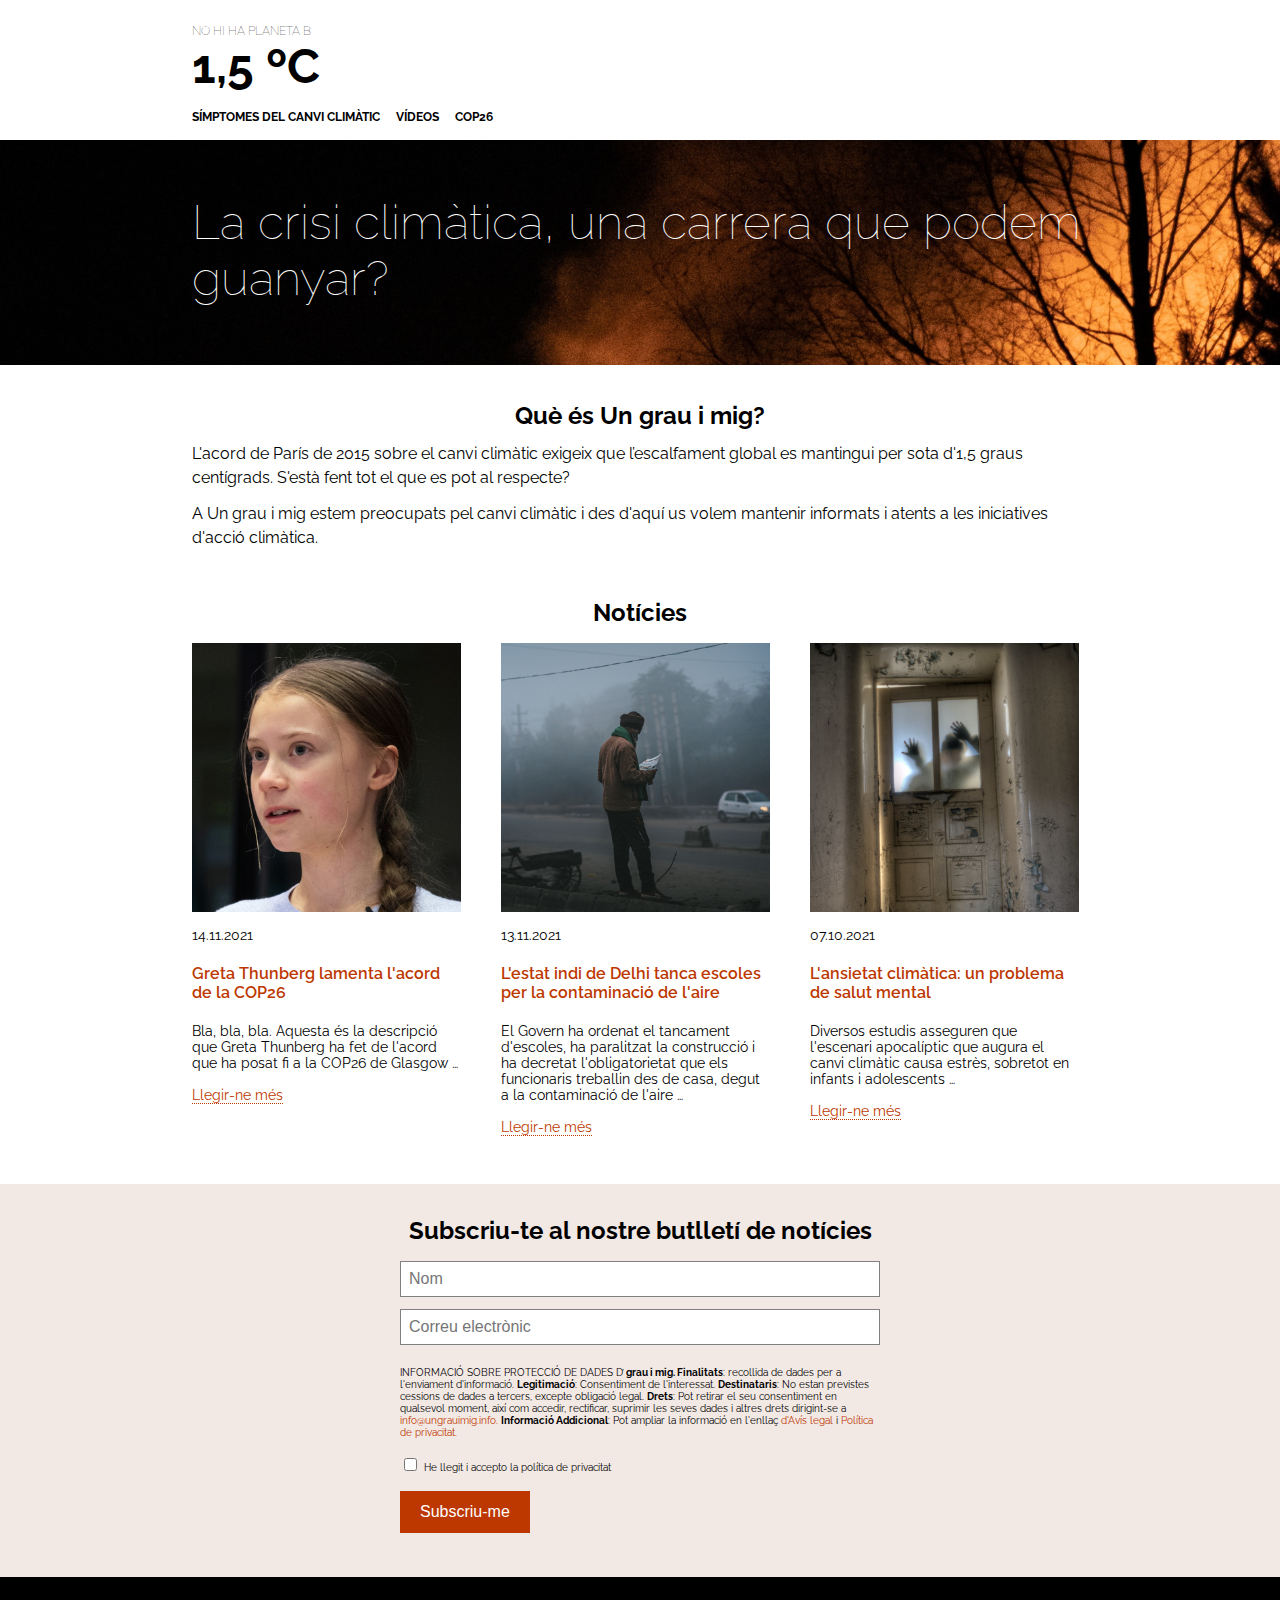
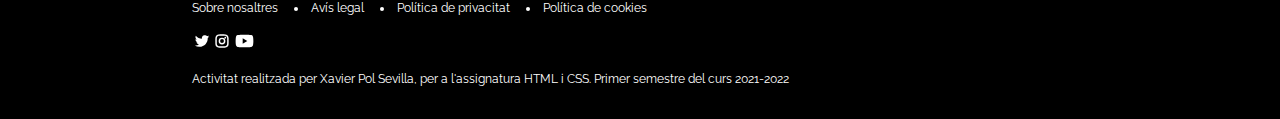
<file: index.html>
<!DOCTYPE HTML>

<html lang="ca">

<head>
    <meta charset="utf-8" />
    <title>Un grau i mig - Home</title>
    <link rel="stylesheet" type="text/css" href="assets/css/estils.css">
</head>

<body>

    <header id="cabecera">
        <div id="logo-header">
            <h3>NO HI HA PLANETA B</h3>
            <h1><a href="./index.html">1,5 ºC</a></h1>
        </div>
        <nav>
            <ul id="lista-menu">
                <li><a href="simptomes.html">Símptomes del canvi climàtic</a></li>
                <li><a href="videos.html">Vídeos</a></li>
                <li><a href="cop26.html">COP26</a></li>
            </ul>
        </nav>
    </header>

    <main>
        <section id="que-es">
            <div id="heroe-block">
                <img id="que-es-heroe" src="assets/images/bg-hero-home.jpg" alt="bosc en flames">
                <h2 id="que-es-heroe-title">
                    La crisi climàtica, una carrera que podem guanyar?
                </h2>
            </div>

            <h3>
                Què és Un grau i mig?
            </h3>

            <p>
                L'acord de París de 2015 sobre el canvi climàtic exigeix que l’escalfament global es mantingui per sota
                d'1,5 graus centígrads. S'està fent tot el que es pot al respecte?
            </p>

            <p>
                A Un grau i mig estem preocupats pel canvi climàtic i des d'aquí us volem mantenir informats i atents a
                les iniciatives d'acció climàtica.
            </p>

        </section>

        <section id="noticies">
            <h3>Notícies</h3>
            <div id="news-block">
                <article id="noticia-1">
                    <figure>
                        <img src="assets/images/n-greta-thunberg.jpg" alt="Greta Thunberg">
                        <figcaption>14.11.2021</figcaption>
                    </figure>
                    <h4><a href="" class="news-title">Greta Thunberg lamenta l'acord de la COP26</a></h4>
                    <p>Bla, bla, bla. Aquesta és la descripció que Greta Thunberg ha fet de l'acord que ha posat fi a la
                        COP26 de Glasgow …</p>
                    <a href="" class="read-more">Llegir-ne més</a>
                </article>

                <article id="noticia-2">
                    <figure>
                        <img src="assets/images/n-delhi.jpg" alt="Home a Nova delhi">
                        <figcaption>13.11.2021</figcaption>
                    </figure>
                    <h4><a href="" class="news-title">L'estat indi de Delhi tanca escoles per la contaminació de
                            l'aire</a>
                    </h4>
                    <p>El Govern ha ordenat el tancament d'escoles, ha paralitzat la construcció i ha decretat
                        l'obligatorietat que els funcionaris treballin des de casa, degut a la contaminació de l'aire …
                    </p>
                    <a href="" class="read-more">Llegir-ne més</a>
                </article>

                <article id="noticia-3">
                    <figure>
                        <img src="assets/images/n-estres.jpg"
                            alt="Porta desgastada amb vidre semitrasnparent sobre el que es projecte una silueta">
                        <figcaption>07.10.2021</figcaption>
                    </figure>
                    <h4><a href="" class="news-title">L'ansietat climàtica: un problema de salut mental</a></h4>
                    <p>Diversos estudis asseguren que l'escenari apocalíptic que augura el canvi climàtic causa estrès,
                        sobretot en infants i adolescents …</p>
                    <a href="" class="read-more">Llegir-ne més</a>
                </article>
            </div>
        </section>

        <section id="subscripcio">
            <h3>Subscriu-te al nostre butlletí de notícies</h3>
            <form action="/subscripcio.php" method="post">
                <div class="form-input">
                    <input type="text" id="name" name="name" class="input-text" placeholder="Nom" required
                        pattern="^[a-zA-Z][a-zA-Z-']{1,64}$">
                </div>
                <div class="form-input">
                    <input type="email" id="email" name="email" class="input-text" placeholder="Correu electrònic"
                        required>
                </div>
                <div>
                    <p class="form-info">
                        INFORMACIÓ SOBRE PROTECCIÓ DE DADES D’<span class="bold"> grau i mig.
                            Finalitats</span>: recollida de dades per a l'enviament d'informació. <span
                            class="bold">Legitimació</span>: Consentiment de
                        l'interessat. <span class="bold">Destinataris</span>: No estan previstes cessions de dades a
                        tercers, excepte obligació
                        legal. <span class="bold">Drets</span>: Pot retirar el seu consentiment en qualsevol moment,
                        així com accedir, rectificar,
                        suprimir les seves dades i altres drets dirigint-se a <a class="text-link"
                            href="mailto:info@ungrauimig.info?subject=Subscripcio">info@ungrauimig.info.</a> <span
                            class="bold">Informació
                            Addicional</span>: Pot ampliar la informació en l'enllaç <a class="text-link" href="">d'Avís
                            legal</a> i <a class="text-link" href="">Política de
                            privacitat.</a>
                    </p>
                    <div id="optin-block">
                        <input type="checkbox" id="optin" name="optin">
                        <label for="optin" class="optin">He llegit i accepto la política de privacitat</label>
                    </div>
                </div>
                <button type="submit">
                    Subscriu-me
                </button>
            </form>
        </section>
    </main>



    <footer>
        <ul id="footer-list">
            <li><a href="">Sobre nosaltres</a></li>
            <li><a href="">Avís legal</a></li>
            <li><a href="">Política de privacitat</a></li>
            <li><a href="">Política de cookies</a></li>
        </ul>
        <ul id="rrss-list">
            <li><a href=""><img id="logo-twitter" src="assets/images/twitter.svg" alt="Logotip twitter"></a></li>
            <li><a href=""><img id="logo-instagram" src="assets/images/instagram.svg" alt="Logotip instagram"></a></li>
            <li><a href=""><img id="logo-youtube" src="assets/images/youtube.svg" alt="Logotip youtube"></a></li>
        </ul>
        <p>Activitat realitzada per Xavier Pol Sevilla, per a l'assignatura HTML
            i CSS. Primer semestre del curs 2021-2022</p>
    </footer>

</body>

</html>
</file>
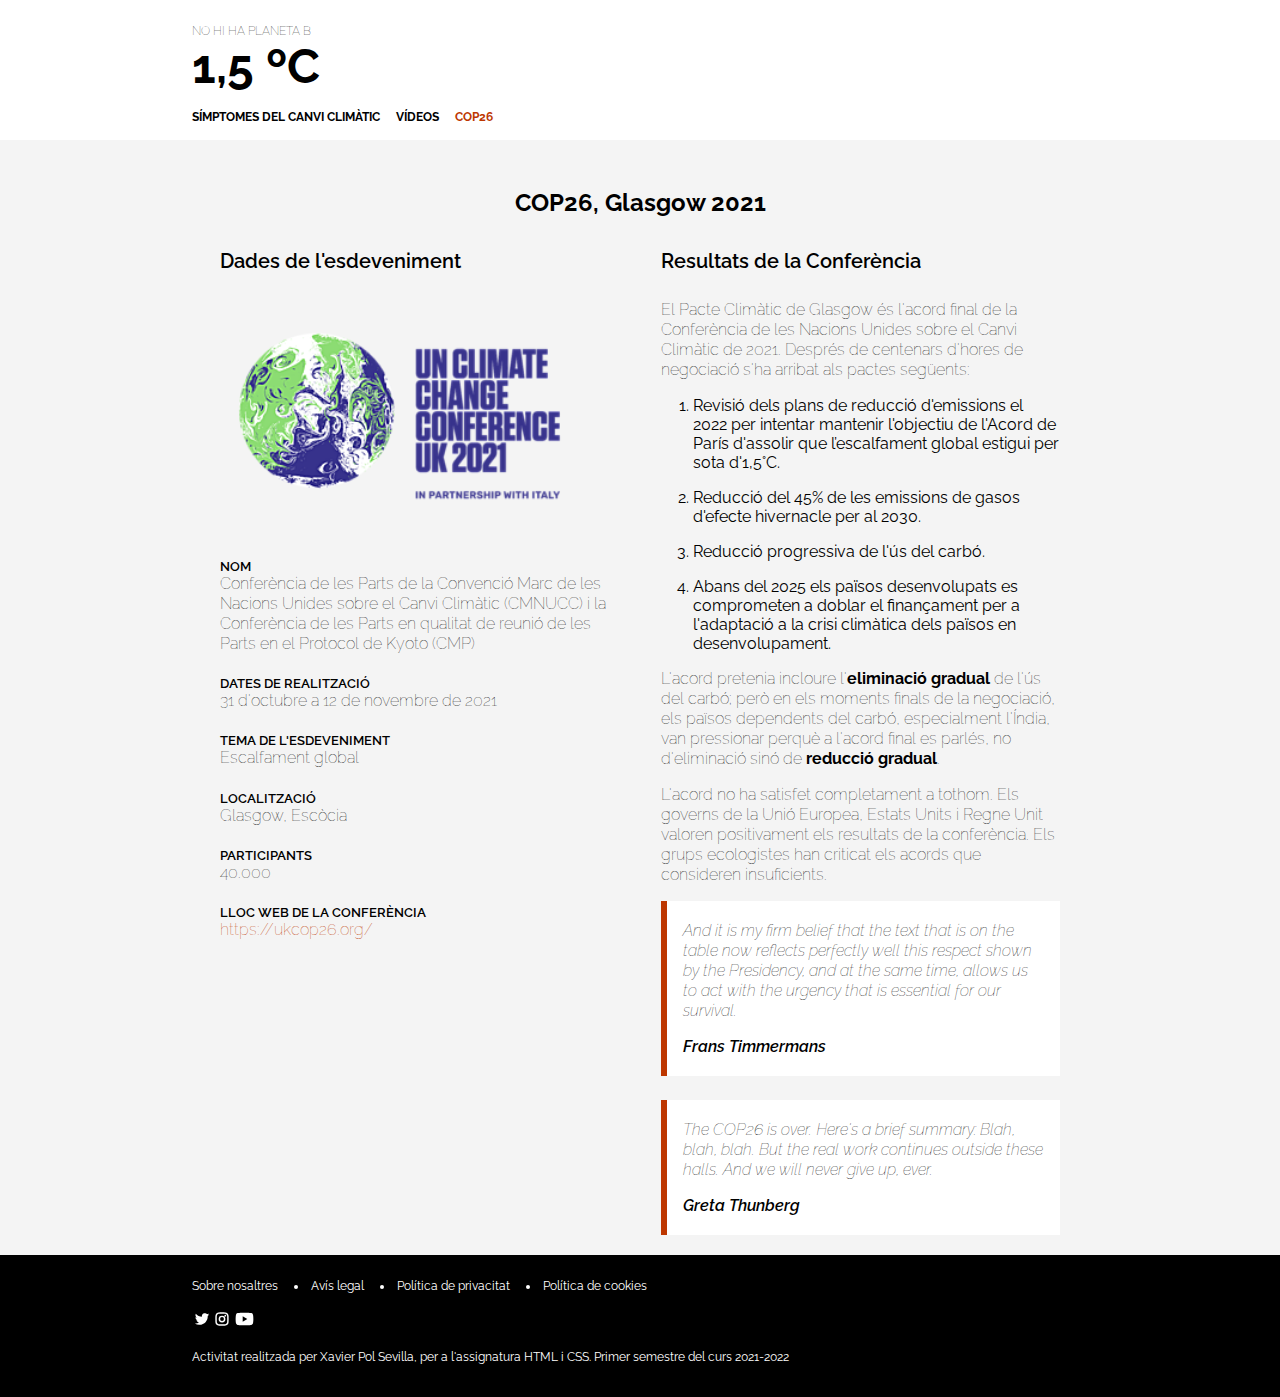
<file: cop26.html>
<!DOCTYPE HTML>

<html lang="ca">

<head>
    <meta charset="utf-8" />
    <title>Un grau i mig - COP26</title>
    <link rel="stylesheet" type="text/css" href="assets/css/estils.css">
</head>

<body>

    <header id="cabecera">
        <div id="logo-header">
            <h3>NO HI HA PLANETA B</h3>
            <h1><a href="./index.html">1,5 ºC</a></h1>
        </div>
        <nav>
            <ul id="lista-menu">
                <li><a href="simptomes.html">Símptomes del canvi climàtic</a></li>
                <li><a href="videos.html">Vídeos</a></li>
                <li><a class="selected" href="cop26.html">COP26</a></li>
            </ul>
        </nav>
    </header>

    <main>

        <section id="cop26">
            <h3>COP26, Glasgow 2021</h3>
            <div id="cop26-block">
                <article id="cop26-1">
                    <h4>Dades de l'esdeveniment</h4>
                    <figure>
                        <img src="assets/images/COP26_Logo.png" alt="Logo cop26">
                    </figure>
                    <h5>
                        Nom
                    </h5>
                    <p>Conferència de les Parts de la Convenció Marc de les Nacions Unides sobre el Canvi Climàtic
                        (CMNUCC) i la Conferència de les Parts en qualitat de reunió de les Parts en el Protocol de
                        Kyoto (CMP)</p>
                    <h5>
                        Dates de realització
                    </h5>
                    <p>31 d'octubre a 12 de novembre de 2021</p>
                    <h5>
                        Tema de l'esdeveniment
                    </h5>
                    <p>Escalfament global</p>
                    <h5>
                        Localització
                    </h5>
                    <p>Glasgow, Escòcia</p>
                    <h5>
                        Participants
                    </h5>
                    <p>40.000</p>
                    <h5>
                        Lloc web de la Conferència
                    </h5>
                    <p>
                        <a class="read-more" href="https://ukcop26.org/">https://ukcop26.org/</a>
                    </p>
                </article>
                <article id="cop26-2">
                    <h4>Resultats de la Conferència</h4>
                    <p>
                        El Pacte Climàtic de Glasgow és l'acord final de la Conferència de les Nacions Unides sobre el
                        Canvi Climàtic de 2021. Després de centenars d'hores de negociació s'ha arribat als pactes
                        següents:
                    </p>

                    <ol>
                        <li>Revisió dels plans de reducció d'emissions el 2022 per intentar mantenir l'objectiu de
                            l'Acord de París d'assolir que l’escalfament global estigui per sota d'1,5°C.</li>
                        <li>Reducció del 45% de les emissions de gasos d'efecte hivernacle per al 2030.</li>
                        <li>Reducció progressiva de l'ús del carbó.</li>
                        <li>Abans del 2025 els països desenvolupats es comprometen a doblar el finançament per a
                            l'adaptació a la crisi climàtica dels països en desenvolupament.</li>
                    </ol>

                    <p>
                        L'acord pretenia incloure l'<span class="bold">eliminació gradual</span> de l'ús del carbó; però
                        en els moments finals de
                        la negociació, els països dependents del carbó, especialment l'Índia, van pressionar perquè a
                        l'acord final es parlés, no d'eliminació sinó de <span class="bold">reducció gradual</span>.
                    </p>

                    <p>
                        L'acord no ha satisfet completament a tothom. Els governs de la Unió Europea, Estats Units i
                        Regne Unit valoren positivament els resultats de la conferència. Els grups ecologistes han
                        criticat els acords que consideren insuficients.
                    </p>

                    <blockquote>
                        <p>And it is my firm belief that the text that is on the table now reflects perfectly well this
                            respect shown by the Presidency, and at the same time, allows us to act with the urgency
                            that is essential for our survival.
                        </p>
                        <footer>Frans Timmermans</footer>
                    </blockquote>
                    <blockquote>
                        <p>The COP26 is over. Here's a brief summary: Blah, blah, blah. But the real work continues
                            outside these halls. And we will never give up, ever.
                        </p>
                        <footer>Greta Thunberg</footer>
                    </blockquote>
                </article>
            </div>
        </section>


    </main>



    <footer>
        <ul id="footer-list">
            <li><a href="">Sobre nosaltres</a></li>
            <li><a href="">Avís legal</a></li>
            <li><a href="">Política de privacitat</a></li>
            <li><a href="">Política de cookies</a></li>
        </ul>
        <ul id="rrss-list">
            <li><a href=""><img id="logo-twitter" src="assets/images/twitter.svg" alt="Logotip twitter"></a></li>
            <li><a href=""><img id="logo-instagram" src="assets/images/instagram.svg" alt="Logotip instagram"></a></li>
            <li><a href=""><img id="logo-youtube" src="assets/images/youtube.svg" alt="Logotip youtube"></a></li>
        </ul>
        <p>Activitat realitzada per Xavier Pol Sevilla, per a l'assignatura HTML
            i CSS. Primer semestre del curs 2021-2022</p>
    </footer>

</body>

</html>
</file>
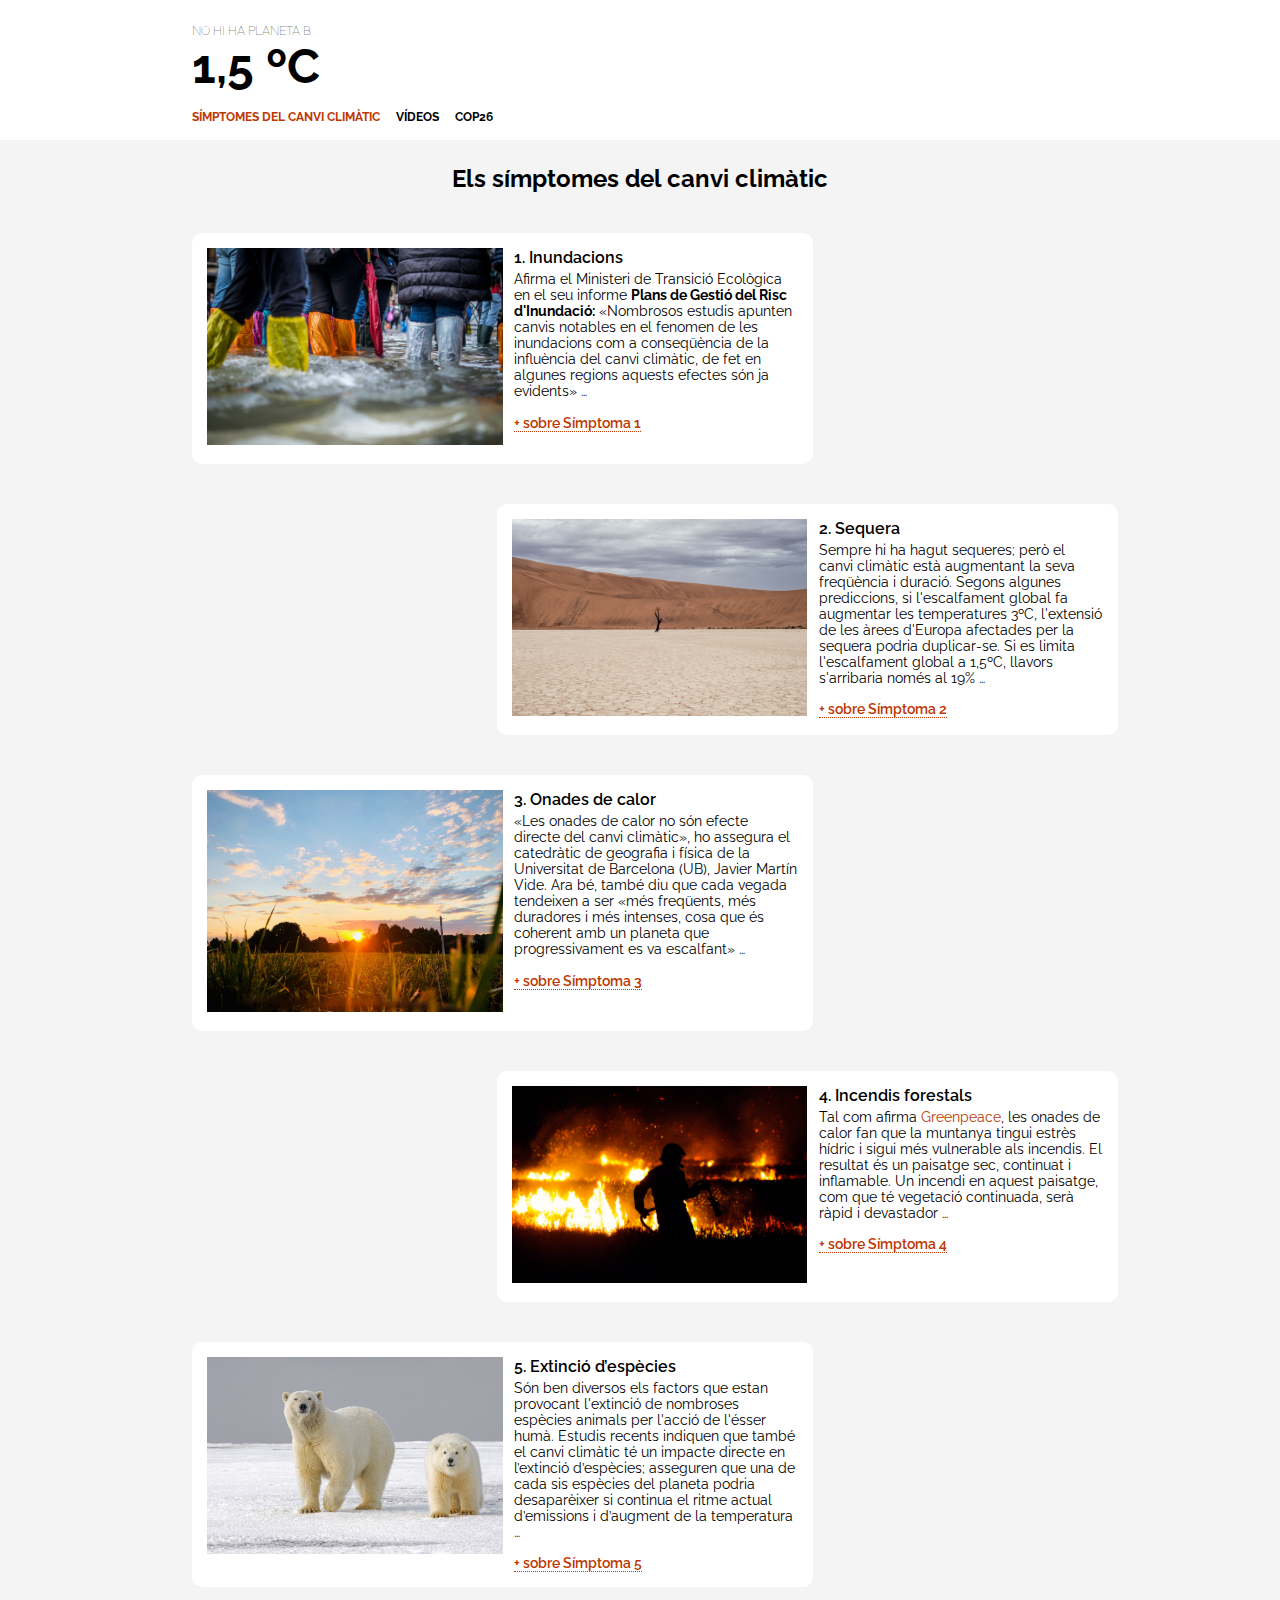
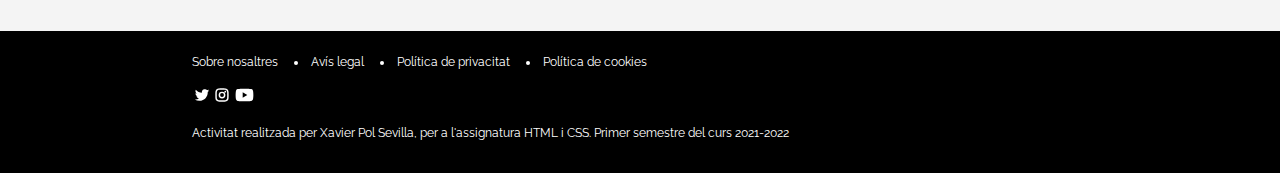
<file: simptomes.html>
<!DOCTYPE HTML>

<html lang="ca">

<head>
    <meta charset="utf-8" />
    <title>Un grau i mig - Els símptomes del canvi climàtic</title>
    <link rel="stylesheet" type="text/css" href="assets/css/estils.css">
</head>

<body>

    <header id="cabecera">
        <div id="logo-header">
            <h3>NO HI HA PLANETA B</h3>
            <h1><a href="./index.html">1,5 ºC</a></h1>
        </div>
        <nav>
            <ul id="lista-menu">
                <li><a class="selected" href="simptomes.html">Símptomes del canvi climàtic</a></li>
                <li><a href="videos.html">Vídeos</a></li>
                <li><a href="cop26.html">COP26</a></li>
            </ul>
        </nav>
    </header>

    <main>

        <section id="simptomes">
            <h3>Els símptomes del canvi climàtic</h3>
            <div id="simptomes-block">
                <article id="simptomes-1">
                    <figure>
                        <img src="assets/images/symptom-01.jpg" alt="Gent amb botes d'aigua en una inundació">
                    </figure>
                    <div class="simptoma-detaill">
                        <h4>1. Inundacions</h4>
                        <p>Afirma el Ministeri de Transició Ecològica en el seu informe <span class="bold">Plans de
                                Gestió
                                del Risc
                                d'Inundació:</span> &laquo;Nombrosos estudis apunten canvis notables en el fenomen de
                            les
                            inundacions com a
                            conseqüència de la influència del canvi climàtic, de fet en algunes regions aquests efectes
                            són
                            ja evidents&raquo; …</p>
                        <a href="" class="read-more">+ sobre Símptoma 1</a>
                    </div>
                </article>

                <article id="simptomes-2">
                    <figure>
                        <img src="assets/images/symptom-02.jpg" alt="Zona arida amb arbre sec">
                    </figure>
                    <div class="simptoma-detaill">
                        <h4>2. Sequera</h4>
                        <p>Sempre hi ha hagut sequeres; però el canvi climàtic està augmentant la seva freqüència i
                            duració.
                            Segons algunes prediccions, si l'escalfament global fa augmentar les temperatures 3ºC,
                            l'extensió de les àrees d'Europa afectades per la sequera podria duplicar-se. Si es limita
                            l'escalfament global a 1,5ºC, llavors s'arribaria només al 19% …</p>
                        <a href="" class="read-more">+ sobre Símptoma 2</a>
                    </div>
                </article>

                <article id="simptomes-3">
                    <figure>
                        <img src="assets/images/symptom-03.jpg" alt="Sortida del sol amb paisatge de bosc">
                    </figure>
                    <div class="simptoma-detaill">
                        <h4>3. Onades de calor</h4>
                        <p>&laquo;Les onades de calor no són efecte directe del canvi climàtic&raquo;, ho assegura el
                            catedràtic de
                            geografia i física de la Universitat de Barcelona (UB), Javier Martín Vide. Ara bé, també
                            diu
                            que cada vegada tendeixen a ser &laquo;més freqüents, més duradores i més intenses, cosa que
                            és
                            coherent amb un planeta que progressivament es va escalfant&raquo; …</p>
                        <a href="" class="read-more">+ sobre Símptoma 3</a>
                    </div>
                </article>

                <article id="simptomes-4">
                    <figure>
                        <img src="assets/images/symptom-04.jpg" alt="Bomber treballant en un incendi">
                    </figure>
                    <div class="simptoma-detaill">
                        <h4>4. Incendis forestals</h4>
                        <p>Tal com afirma <a class="text-link" href="https://es.greenpeace.org/">Greenpeace</a>, les
                            onades
                            de calor fan que
                            la muntanya tingui estrès hídric i sigui més vulnerable als incendis. El resultat és un
                            paisatge
                            sec, continuat i inflamable. Un incendi en aquest paisatge, com que té vegetació continuada,
                            serà ràpid i devastador …</p>
                        <a href="" class="read-more">+ sobre Símptoma 4</a>
                    </div>
                </article>

                <article id="simptomes-5">
                    <figure>
                        <img src="assets/images/symptom-05.jpg" alt="Ossos polars en zona gelida">
                    </figure>
                    <div class="simptoma-detaill">
                        <h4>5. Extinció d’espècies</h4>
                        <p>Són ben diversos els factors que estan provocant l'extinció de nombroses espècies animals per
                            l'acció de l'ésser humà. Estudis recents indiquen que també el canvi climàtic té un impacte
                            directe en l’extinció d’espècies; asseguren que una de cada sis espècies del planeta podria
                            desaparèixer si continua el ritme actual d’emissions i d’augment de la temperatura …</p>
                        <a href="" class="read-more">+ sobre Símptoma 5</a>
                    </div>
                </article>
            </div>
        </section>


    </main>



    <footer>
        <ul id="footer-list">
            <li><a href="">Sobre nosaltres</a></li>
            <li><a href="">Avís legal</a></li>
            <li><a href="">Política de privacitat</a></li>
            <li><a href="">Política de cookies</a></li>
        </ul>
        <ul id="rrss-list">
            <li><a href=""><img id="logo-twitter" src="assets/images/twitter.svg" alt="Logotip twitter"></a></li>
            <li><a href=""><img id="logo-instagram" src="assets/images/instagram.svg" alt="Logotip instagram"></a></li>
            <li><a href=""><img id="logo-youtube" src="assets/images/youtube.svg" alt="Logotip youtube"></a></li>
        </ul>
        <p>Activitat realitzada per Xavier Pol Sevilla, per a l'assignatura HTML
            i CSS. Primer semestre del curs 2021-2022</p>
    </footer>

</body>

</html>
</file>
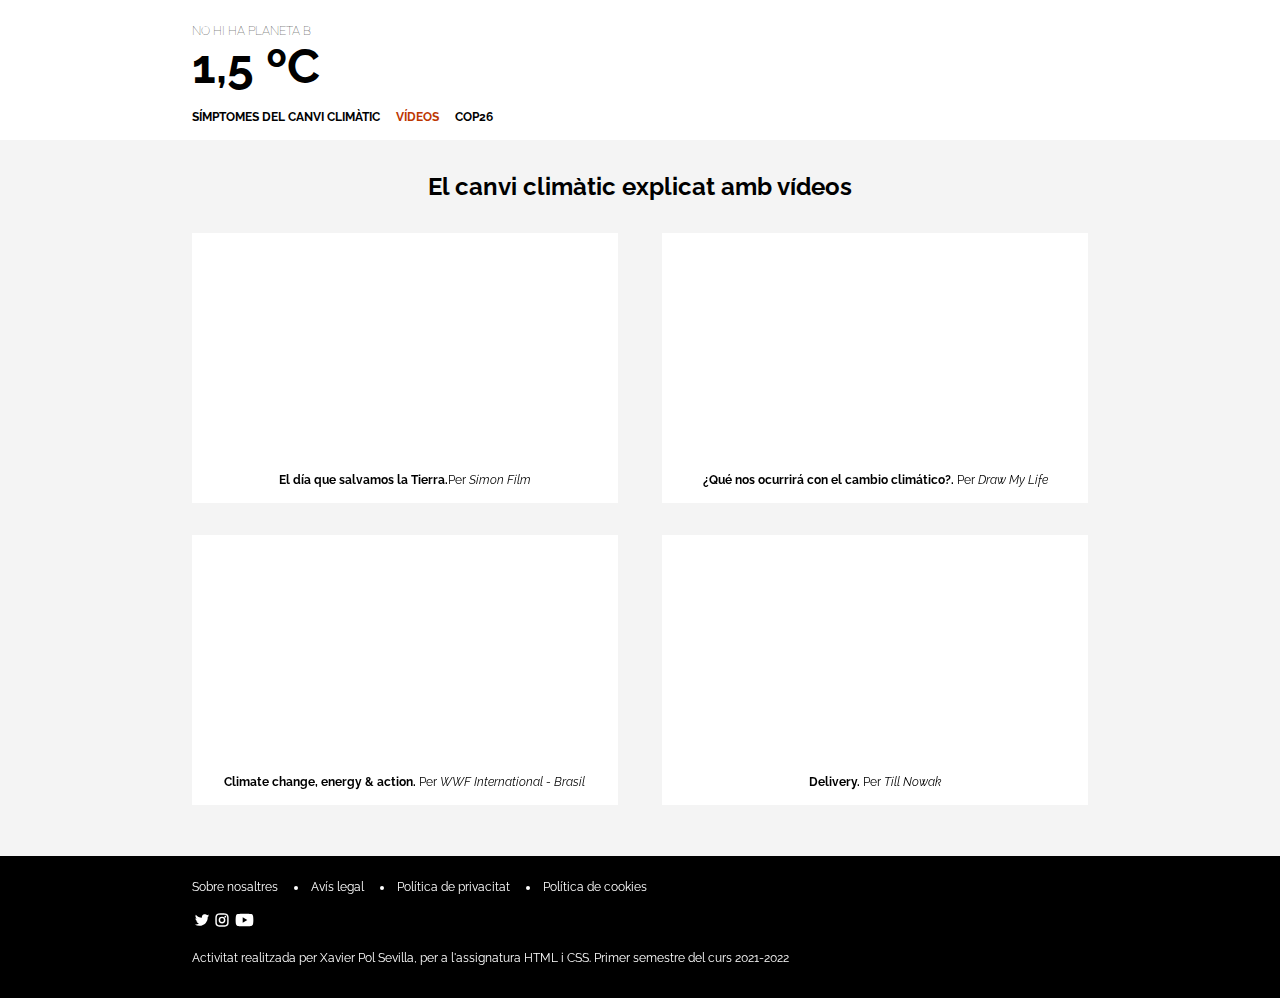
<file: videos.html>
<!DOCTYPE HTML>

<html lang="ca">

<head>
    <meta charset="utf-8" />
    <title>Un grau i mig - Videos</title>
    <link rel="stylesheet" type="text/css" href="assets/css/estils.css">
</head>

<body>

    <header id="cabecera">
        <div id="logo-header">
            <h3>NO HI HA PLANETA B</h3>
            <h1><a href="./index.html">1,5 ºC</a></h1>
        </div>
        <nav>
            <ul id="lista-menu">
                <li><a href="simptomes.html">Símptomes del canvi climàtic</a></li>
                <li><a class="selected" href="videos.html">Vídeos</a></li>
                <li><a href="cop26.html">COP26</a></li>
            </ul>
        </nav>
    </header>

    <main>

        <section id="videos">
            <h3>El canvi climàtic explicat amb vídeos</h3>
            <div id="videos-block">
                <article id="video-1">
                    <h6 class="notShow">El día que salvamos la Tierra</h6>
                    <figure>
                        <iframe src="https://www.youtube.com/embed/d_UCBNdPvCw" title="El día que salvamos la Tierra"
                            allow="accelerometer; autoplay; clipboard-write; encrypted-media; gyroscope; picture-in-picture"
                            allowfullscreen></iframe>
                        <figcaption><span class="bold">El día que salvamos la Tierra.</span>Per <cite>Simon Film</cite>
                        </figcaption>
                    </figure>
                </article>
                <article id="video-2">
                    <h6 class="notShow">¿Qué nos ocurrirá con el cambio climático?</h6>
                    <figure>
                        <iframe src="https://www.youtube.com/embed/L9bgqLQ7OZc"
                            title="¿Qué nos ocurrirá con el cambio climático?"
                            allow="accelerometer; autoplay; clipboard-write; encrypted-media; gyroscope; picture-in-picture"
                            allowfullscreen></iframe>
                        <figcaption><span class="bold">¿Qué nos ocurrirá con el cambio climático?.</span> Per <cite>Draw
                                My Life</cite>
                        </figcaption>
                    </figure>
                </article>
                <article id="video-3">
                    <h6 class="notShow">Climate change, energy & action</h6>
                    <figure>
                        <iframe src="https://www.youtube.com/embed/_s9dxc_jVlY" title="Climate change, energy & action"
                            allow="accelerometer; autoplay; clipboard-write; encrypted-media; gyroscope; picture-in-picture"
                            allowfullscreen></iframe>
                        <figcaption><span class="bold">Climate change, energy & action.</span> Per <cite>WWF
                                International - Brasil</cite>
                        </figcaption>
                    </figure>
                </article>
                <article id="video-4">
                    <h6 class="notShow">Delivery</h6>
                    <figure>
                        <iframe src="https://www.youtube.com/embed/2NZ62wQ_B6U" title="Delivery"
                            allow="accelerometer; autoplay; clipboard-write; encrypted-media; gyroscope; picture-in-picture"
                            allowfullscreen></iframe>
                        <figcaption><span class="bold">Delivery.</span> Per <cite>Till Nowak</cite></figcaption>
                    </figure>
                </article>
            </div>
        </section>


    </main>



    <footer>
        <ul id="footer-list">
            <li><a href="">Sobre nosaltres</a></li>
            <li><a href="">Avís legal</a></li>
            <li><a href="">Política de privacitat</a></li>
            <li><a href="">Política de cookies</a></li>
        </ul>
        <ul id="rrss-list">
            <li><a href=""><img id="logo-twitter" src="assets/images/twitter.svg" alt="Logotip twitter"></a></li>
            <li><a href=""><img id="logo-instagram" src="assets/images/instagram.svg" alt="Logotip instagram"></a></li>
            <li><a href=""><img id="logo-youtube" src="assets/images/youtube.svg" alt="Logotip youtube"></a></li>
        </ul>
        <p>Activitat realitzada per Xavier Pol Sevilla, per a l'assignatura HTML
            i CSS. Primer semestre del curs 2021-2022</p>
    </footer>

</body>

</html>
</file>
<file: assets/css/estils.css>
@import url('https://fonts.googleapis.com/css2?family=Raleway:ital,wght@0,400;0,600;0,800;1,400;1,600;1,800&display=swap');

:root {
    --text-color-dark: rgb(0, 0, 0);
    --text-color-dark-hover: rgb(0, 0, 0, 0.5);
    --text-color-white: rgb(255, 255, 255);
    --color-contrast: rgb(189, 55, 0);
    --bg-main: rgb(244, 244, 244);
    --bg-form: rgb(242, 232, 228);
}

body {
    font-family: 'Raleway', sans-serif;
    color: var(--text-color-dark);
    margin: 0;
}

#cabecera h1 {
    text-align: center;
    color: var(--text-color-dark);
    font-size: 8rem;
    margin-top: 0;
    margin-bottom: 3rem;
}

#cabecera h1 a{
    text-decoration: none;
    color: var(--text-color-dark);
}

#cabecera h3 {
    text-align: center;
    font-size: .75rem;
    font-weight: 100;
    color: var(--text-color-dark);
    margin-top: 4rem;
}

#lista-menu li {
    list-style-type: none;
    text-align: center;
    font-weight: bold;
    text-transform: uppercase;
}

#lista-menu li a{
    color: var(--text-color-dark);
    text-decoration: none;
}

#lista-menu li a:hover{
    color: var(--text-color-dark-hover);
}

#lista-menu li .selected{
    color: var(--color-contrast);
}

footer {
    background-color: var(--text-color-dark);
    color: var(--text-color-white);
    text-align: center;
    margin-top: -20px;
}

#footer-list {
    padding: 6rem 0 3rem; 
}

#footer-list, #rrss-list{
    padding-inline-start: 0;
}

#footer-list li{
    list-style-type: none;
    text-align: center;
}

#footer-list li a, #rrss-list li a {
    text-decoration: none;
    color: var(--text-color-white);
}

#footer-list li a:hover {
    color: var(--color-contrast);
}

#rrss-list li a:hover {
    opacity: .7;
}

#rrss-list li {
    list-style-type: none;
}

#rrss-list {
    display: flex;
    align-items: center;
    justify-content: center;
}

#rrss-list img {
    height: 70px;
}

footer p { 
    padding: 2rem 3rem;
    line-height: 3.5rem;
    margin: 0;
}

#que-es-heroe {
    max-height: 35vh;
}

#heroe-block {
    position: relative;
    display: inline-block;
    overflow: hidden;
    max-width: 100%;
}

#heroe-block #que-es-heroe-title {
    color: var(--text-color-white);
    position: absolute;
    top: 0%;
    left: 5vw;
    font-size: 6rem;
    width: 90vw;
    font-weight: 100;
    transform: translate(0, 5vh);
}

#que-es h3, #noticies h3, #subscripcio h3, #simptomes h3, #videos h3, #cop26 h3 {
    text-align: center;
    font-size: 3rem;
    margin-top: 5rem;
}

#que-es p {
    margin: 40px;
    line-height: 3rem;
}

#noticies img, #simptomes img {
    width: 100%;
}

#noticies figcaption {
    font-size: .9rem;
    margin-top: 30px;
}

#noticies h4, #noticies p, #noticies .read-more {
    margin-left: 40px;
    margin-right: 40px;
}

#noticies .news-title {
    font-weight: 600;
    font-size: 1.25rem;
}

#noticies .read-more, #simptomes .read-more {
    border-bottom: 1px dotted var(--color-contrast);
}

#noticies .news-title, #noticies .read-more, #simptomes .read-more {
    text-decoration: none;
    color: var(--color-contrast);
}

#noticies .news-title:hover, #noticies .read-more:hover, #simptomes .read-more:hover {
    color: var(--text-color-dark);
}

#noticies p, #noticies .read-more, #simptomes p, #simptomes .read-more {
    font-size: .85rem;
}

#noticies article {
    margin-bottom: 4rem;
}

#subscripcio {
    background-color: var(--bg-form);
    padding: 0 5rem 7rem;
}

#subscripcio h3 {
    padding-top: 6rem;
}

#subscripcio .form-input {
    display: flex;
}

#subscripcio .input-text {
    width: 100%;
    font-size: 3rem;
    margin-bottom: 2rem;
    padding: 2rem;
    border: 1px solid gray;
}

.bold {
    font-weight: bold;
}

.text-link {
    text-decoration: none;
    color: var(--color-contrast);
}

.text-link:hover {
    color: var(--text-color-dark);
}

#subscripcio .form-info {
    font-size: .6rem;
    line-height: .75rem;
}

#subscripcio #optin-block {
    margin-bottom: 1rem;
    margin-top: 3rem;
}

#subscripcio #optin{
    transform: scale(2);
}

#subscripcio .optin {
    font-size: 1.5rem;
    margin-left: 10px;
}

#subscripcio button {
    font-size: 3rem;
    padding: 2rem 3rem;
    background-color: var(--color-contrast);
    color: var(--text-color-white);
    border: none;
    margin-top: 2rem;
    font-weight: normal;
}

#subscripcio button:hover {
    background-color: var(--text-color-dark);
    color: var(--text-color-white);
}

#simptomes, #videos, #cop26 {
    background-color: var(--bg-main);
    padding-top: 1rem;
    margin-top: 4rem;
}

#simptomes h3, #videos h3 {
    margin-left: 2.5%;
    margin-right: 2.5%;
}

#simptomes h4 {
    font-weight: 600;
}

#simptomes .read-more {
    font-weight: 600;
}

#simptomes-block article{
    background-color: var(--text-color-white);
    margin: 40px;
    padding: 40px;
    border-radius: 20px;
}

#simptomes-block  {
    padding-bottom: 10rem;
}

#simptomes-block article figure {
    margin: 0;
}

#videos-block article{
    margin-bottom: 4rem;
}

#videos-block figure {
    background-color: var(--text-color-white);
}

#videos-block iframe {
    width: 100%;
    min-height: 500px;
    border: none;
}

#videos-block figcaption {
    font-size: .75rem;
    text-align: center;
    padding: 2rem 0;
    background-color: var(--text-color-white);
}

#cop26 {
    padding-left: 40px;
    padding-right: 40px;
}

#cop26-block img {
    width: 100%;
}

#cop26-block h4 {
    font-weight: 600;
    font-size: 1.75rem;
    margin-top: 5rem;
}

#cop26-block h5 {
    text-transform: uppercase;
    font-weight: 600;
    margin-bottom: 0;
}

#cop26-block p {
    font-size: 1.25rem;
    line-height: 3rem;
    font-weight: 100;
    margin-top: 0;
    margin-bottom: 3rem;
}

#cop26 .read-more {
    text-decoration: none;
    color: var(--color-contrast);
}

#cop26 .read-more:hover {
    color: var(--text-color-dark);
}

#cop26-2 ol {
    padding-inline-start: 6rem;
}

#cop26-2 ol li {
    margin-bottom: 4rem;
}

#cop26-block blockquote {
    margin: 0;
    background: var(--text-color-white);
    padding: 3rem 2rem;
    border-left: 6px solid var(--color-contrast);
    font-style: italic;
    margin-bottom: 5rem;
}

#cop26-block blockquote footer{
    color: var(--text-color-dark);
    background: unset;
    font-style: italic;
    font-weight: 600;
    text-align: start;
}

#cop26-block blockquote:nth-child(2){
    margin-bottom: 10rem;
}

.notShow {
    display: none;
}

@media (min-width: 1024px) { 
    #cabecera {
        margin: 0 15%;
    }

    #cabecera h1 {
        text-align: unset;
        font-size: 3rem;
        margin-top: 0;
        margin-bottom: 0rem;
    }

    #cabecera h3 {
        text-align: unset;
        margin-top: 1.5rem;
        margin-bottom: 0;
    }

    #lista-menu {
        display: flex;
        padding: 0;
    }

    #lista-menu li {
        font-size: .75rem;
    }

    #lista-menu li:nth-child(2) {
        margin: 0 1rem;
    }

    #heroe-block {
        max-height: 25vh;
    }

    #que-es-heroe {
        max-height: unset;
        width: 100%;
    }

    #heroe-block #que-es-heroe-title {
        margin: 0 15%;
        left: 0;
        width: unset;
        font-size: 3rem;
        transform: translate(0, 6vh);
    }

    #que-es h3, #noticies h3, #subscripcio h3, #que-es p {
        margin: 0 15%;
        font-size: 1.5rem;
    }

    #que-es h3 {
        margin-top: 2rem;
        margin-bottom: 0.75rem;
    }

    #que-es p {
        font-size: 1rem;
        line-height: 1.5rem;
        margin-bottom: 0.75rem;
    }

    #news-block {
        display: flex;
        margin: 0 15%;
    }

    #news-block figure {
        margin: 0;
    }

    #news-block article {
        width: 30%;
    }

    #news-block article:nth-child(2) {
        margin: 0 4.5%;
    }

    #noticies .news-title {
        font-size: 1rem;
    }

    #noticies h3{
        margin-top: 3rem;
        margin-bottom: 1rem;
    }

    #noticies figcaption {
        margin-top: 10px;
    }

    #noticies h4, #noticies p, #noticies .read-more, #simptomes p, #simptomes .read-more {
        margin-left: 0;
        margin-right: 0;
    }

    #subscripcio h3 {
        padding-top: 2rem;
        padding-bottom: 1rem;
    }

    #subscripcio {
        padding: 0 15rem 3rem;
    }

    #subscripcio form {
        padding: 0 10rem;
    }

    #subscripcio .input-text {
        width: 100%;
        font-size: 1rem;
        margin-bottom: 0.75rem;
        padding: 0.5rem;
    }

    #subscripcio #optin {
        transform: scale(1);
    }

    #subscripcio .optin {
        font-size: .6rem;
        margin-left: 0px;
    }

    #subscripcio #optin-block {
        margin-top: 1rem;
    }

    #subscripcio button {
        font-size: 1rem;
        padding: 0.75rem 1.25rem;
        margin-top: 0;
    }

    footer {
        padding: 0 15%;
    }

    #footer-list {
        display: flex;
        padding: 1.5rem 0 0rem;
    }

    #rrss-list {
        justify-content: start;
    }

    footer p {
        padding: 0;
        line-height: 1rem;
        margin: 0;
        text-align: start;
        font-size: .75rem;
        padding-bottom: 2rem;
    }

    #footer-list li {
        margin-right: 1rem;
        list-style-type: disc;
        list-style-position: inside;
        font-size: .75rem;
    }

    #footer-list li:nth-child(1) {
        list-style-type: none;
    }

    #rrss-list img {
        height: 20px;
    }

    #simptomes {
        margin-top: 0;
        padding: 0.5rem 15%;
    }

    #simptomes h3 {
        font-size: 1.5rem;
        margin: 1rem 0;
    }

    #simptomes-block {
        padding-bottom: 0;
    }

    #simptomes-block article {
        width: 66%;
        display: flex;
        flex-flow: row wrap;
        margin: 40px 0;
    }

    #simptomes-block article:nth-child(2), #simptomes-block article:nth-child(4) {
        margin-left: 34%;
    }

    #simptomes-block article figure {
        width: 50%;
    }

    #simptomes-block article .simptoma-detaill {
        width: 48%;
        margin-left: 2%;
    }

    #simptomes h4 {
        margin-top: 0;
        margin-bottom: 0;
    }

    #simptomes-block article {
        padding: 15px;
        border-radius: 10px;
    }

    #simptomes p {
        margin-top: 0.25rem;
    }

    #videos {
        margin-top: 0;
        padding: 0 15%;
        min-height: 80vh;
    }

    #videos h3 {
        font-size: 1.5rem;
        margin: 0 0 2rem;
        padding-top: 2rem;
    }

    #videos article figure {
        margin: 0;
    }

    #videos-block {
        display: flex;
        flex-wrap: wrap;
    }

    #videos-block article {
        width: 47.5%;
    }

    #videos-block article:nth-child(1), #videos-block article:nth-child(3) {
        margin-right: 2.5%;
    }

    #videos-block article:nth-child(2), #videos-block article:nth-child(4) {
        margin-left: 2.5%;
    }

    #videos-block iframe {
        min-height: 220px;
    }

    #videos-block figcaption {
        padding: 1rem 0;
    }

    #videos-block article {
        margin-bottom: 2rem;
    }

    #cop26-block {
        padding: 0 15%;
        display: flex;
        flex-wrap: wrap;
    }

    #cop26 {
        margin-top: 0;
    }

    #cop26-block article {
        width: 47.5%;
    }

    #cop26-block article:nth-child(1) {
        margin-right: 5%;
    }

    #cop26 h3 {
        font-size: 1.5rem;
        margin: 0 0 2rem;
        padding-top: 2rem;
    }

    #cop26-block h4 {
        font-weight: 600;
        font-size: 1.25rem;
        margin-top: 0rem;
    }

    #cop26-block p {
        font-size: 1rem;
        line-height: 1.25rem;
        margin-bottom: 1rem;
    }

    #cop26-1 figure {
        margin-inline-start: 0;
    }

    #cop26-2 ol {
        padding-inline-start: 2rem;
    }

    #cop26-2 ol li {
        margin-bottom: 1rem;
    }

    #cop26-block blockquote {
        padding: 1.25rem 1rem;
        margin-bottom: 1.5rem;
    }


    #cop26-block blockquote footer {
        padding: 0;
        margin-top: 1rem;
    }
}
</file>
